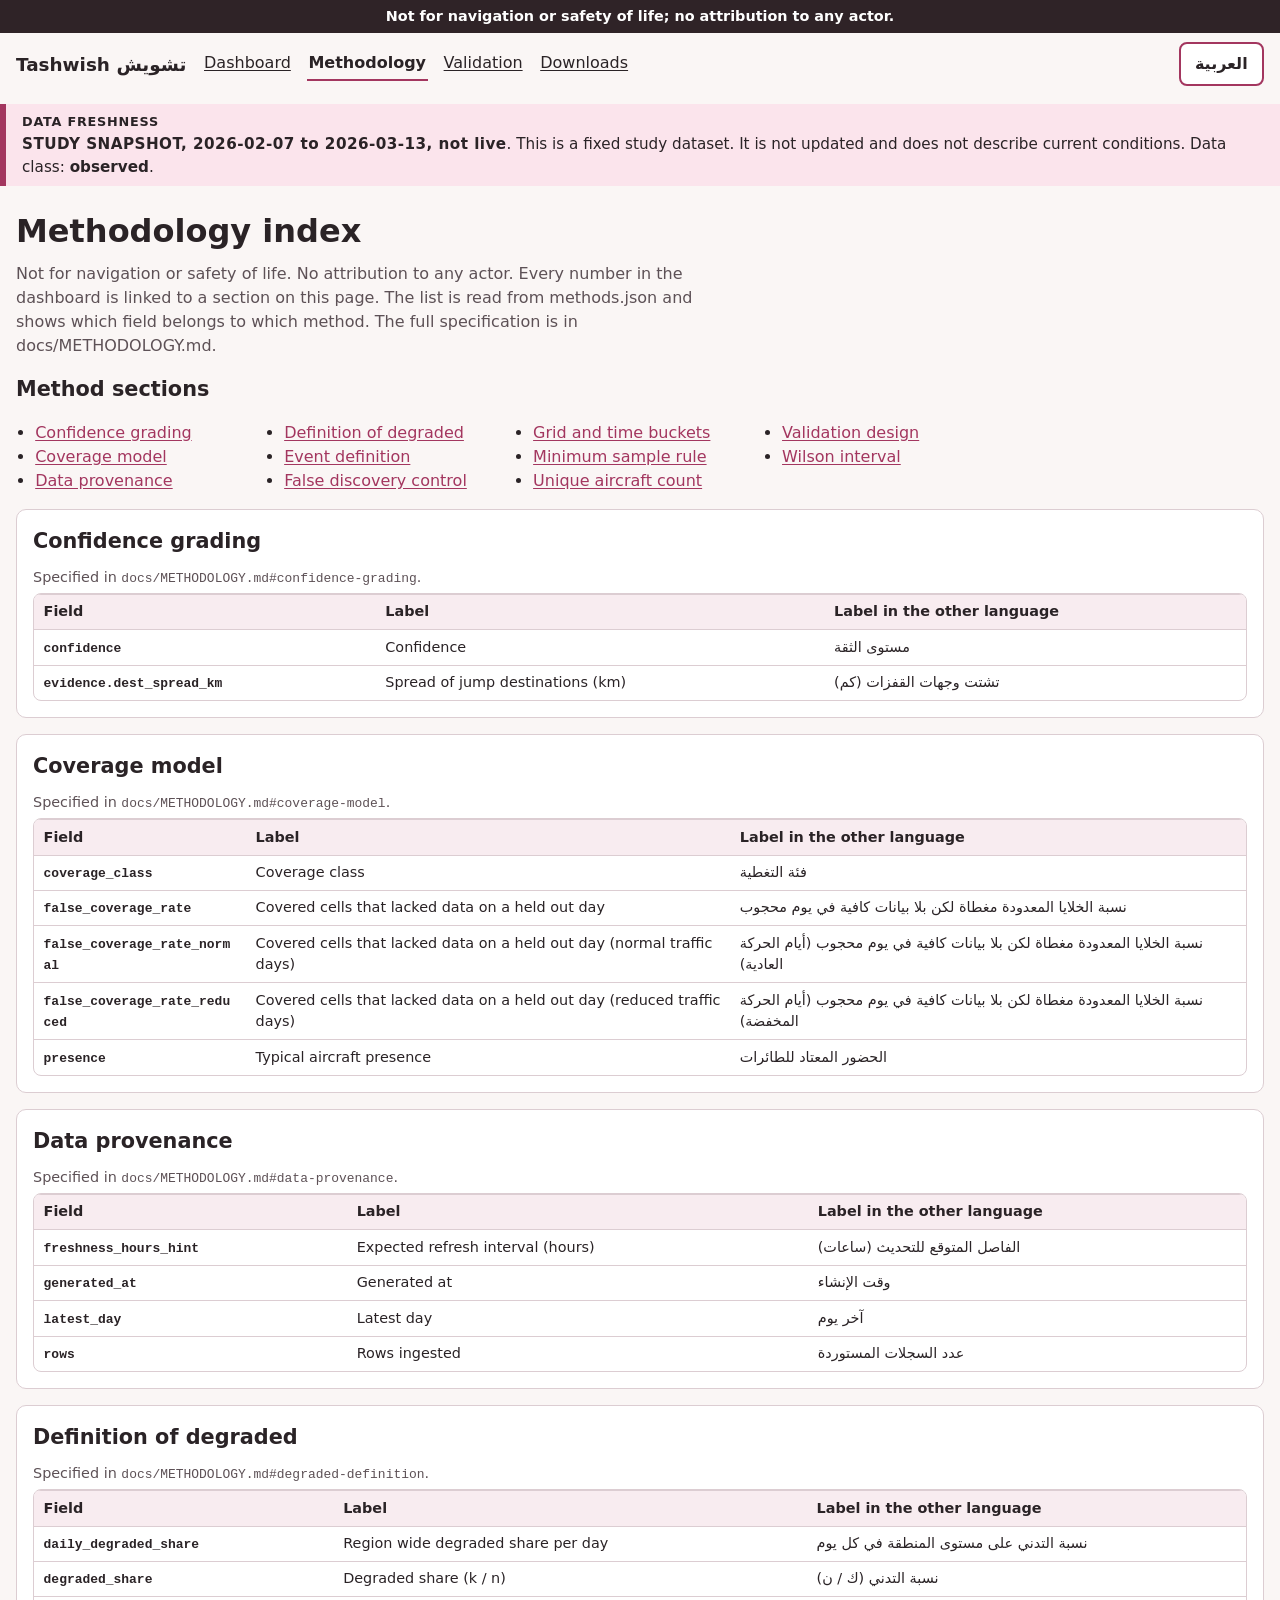
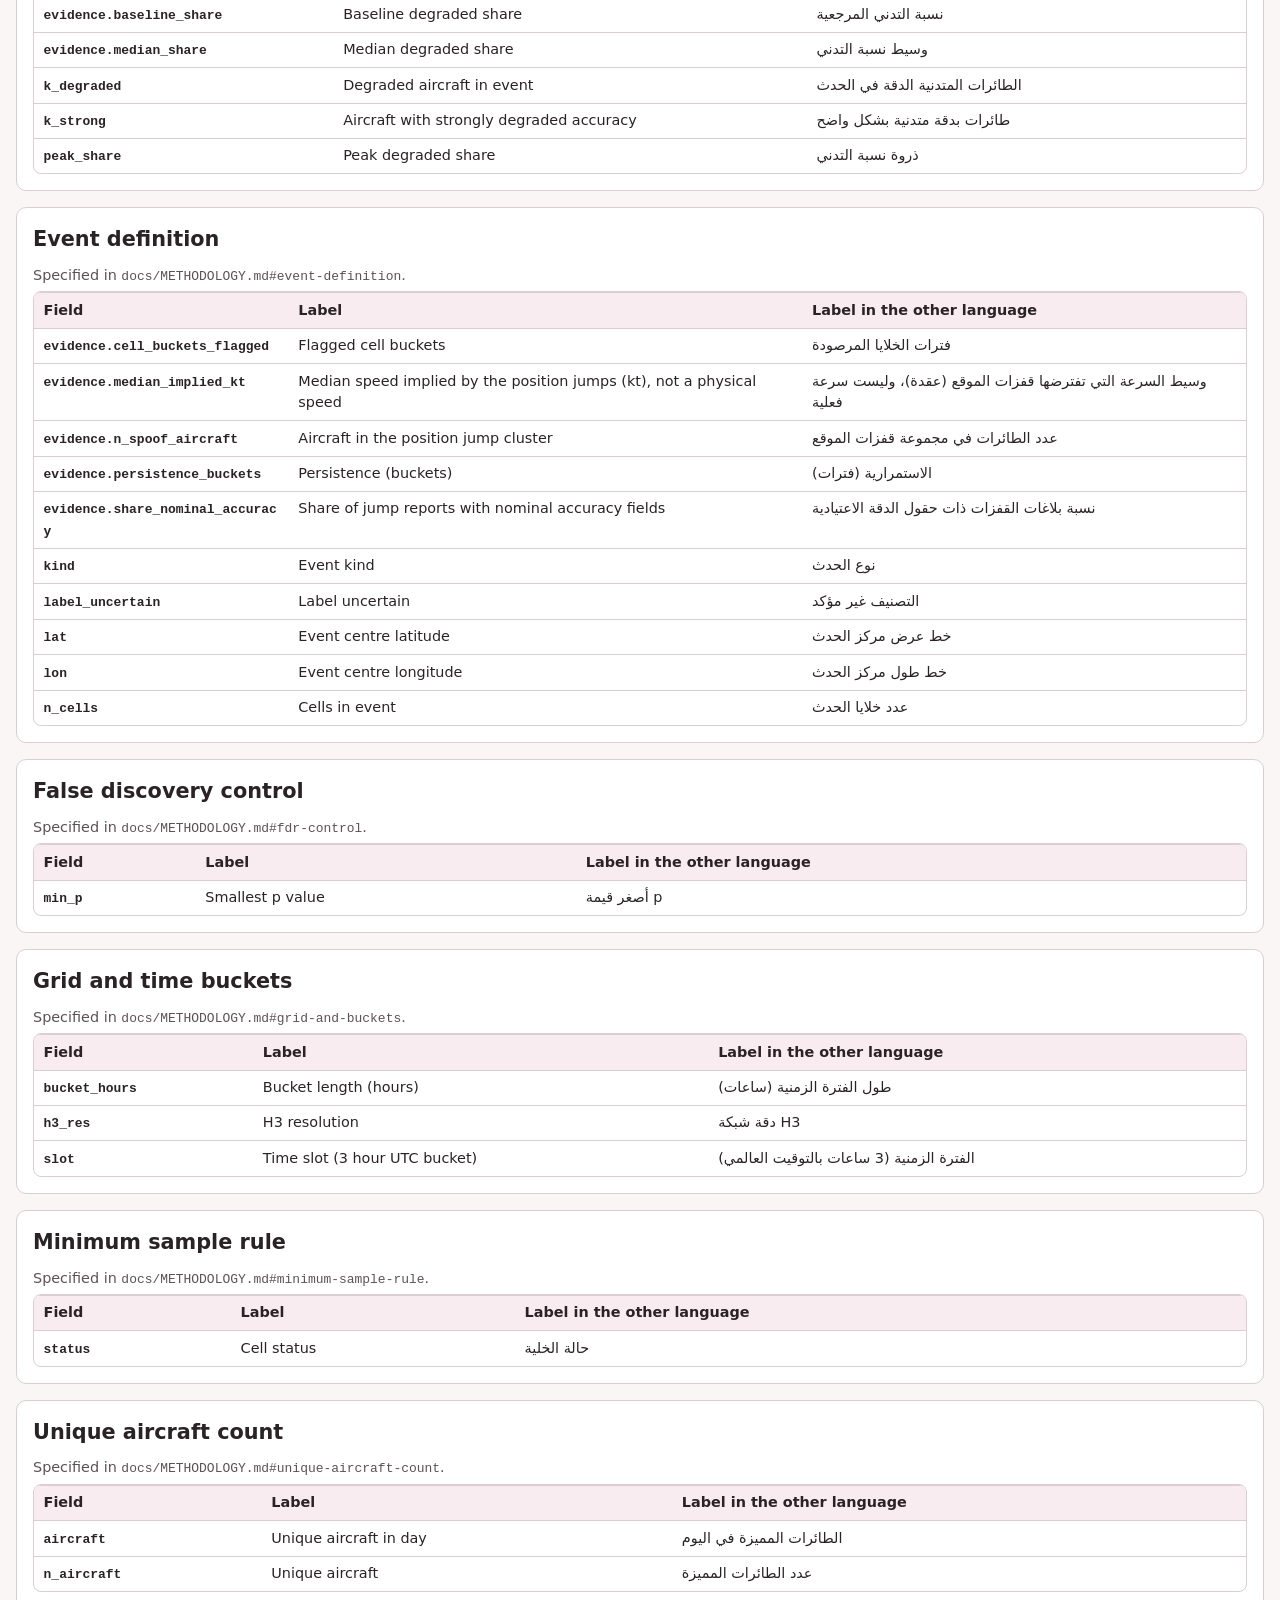
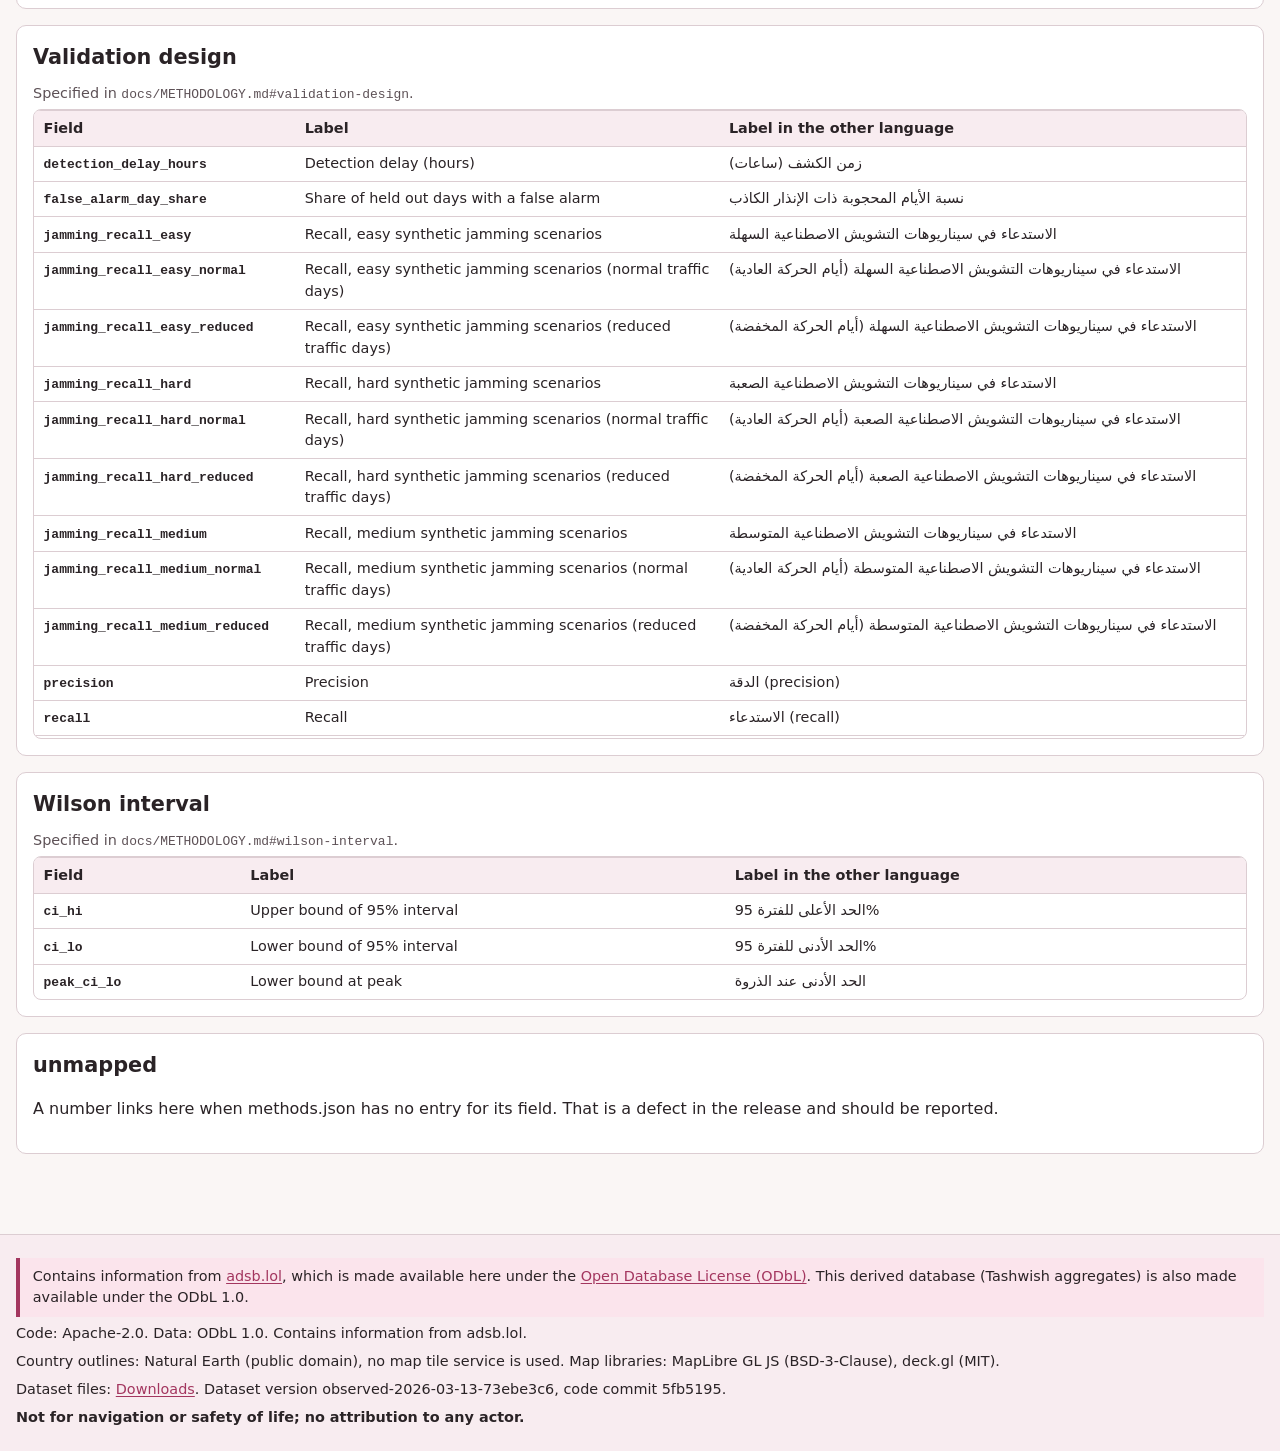
<file: web/methods.html>
<!doctype html>
<html lang="en" dir="ltr">
<head>
<meta charset="utf-8">
<meta name="viewport" content="width=device-width, initial-scale=1">
<meta name="color-scheme" content="light dark">
<title>Methodology | Tashwish</title>
<link rel="icon" href="data:,">
<link rel="stylesheet" href="css/style.css">
</head>
<body data-title-key="nav.methods" data-page="methods">
<div id="chrome-top"></div>
<main id="main" tabindex="-1">
  <h1 data-i18n="methods.title"></h1>
  <p class="lede" data-i18n="methods.lede"></p>
  <div id="methods-body"></div>
</main>
<footer id="chrome-footer" class="site-footer"></footer>
<noscript><p class="fatal">This page needs JavaScript. Not for navigation or safety of life; no attribution to any actor.</p></noscript>
<script type="module" src="js/methods.js"></script>
</body>
</html>
</file>
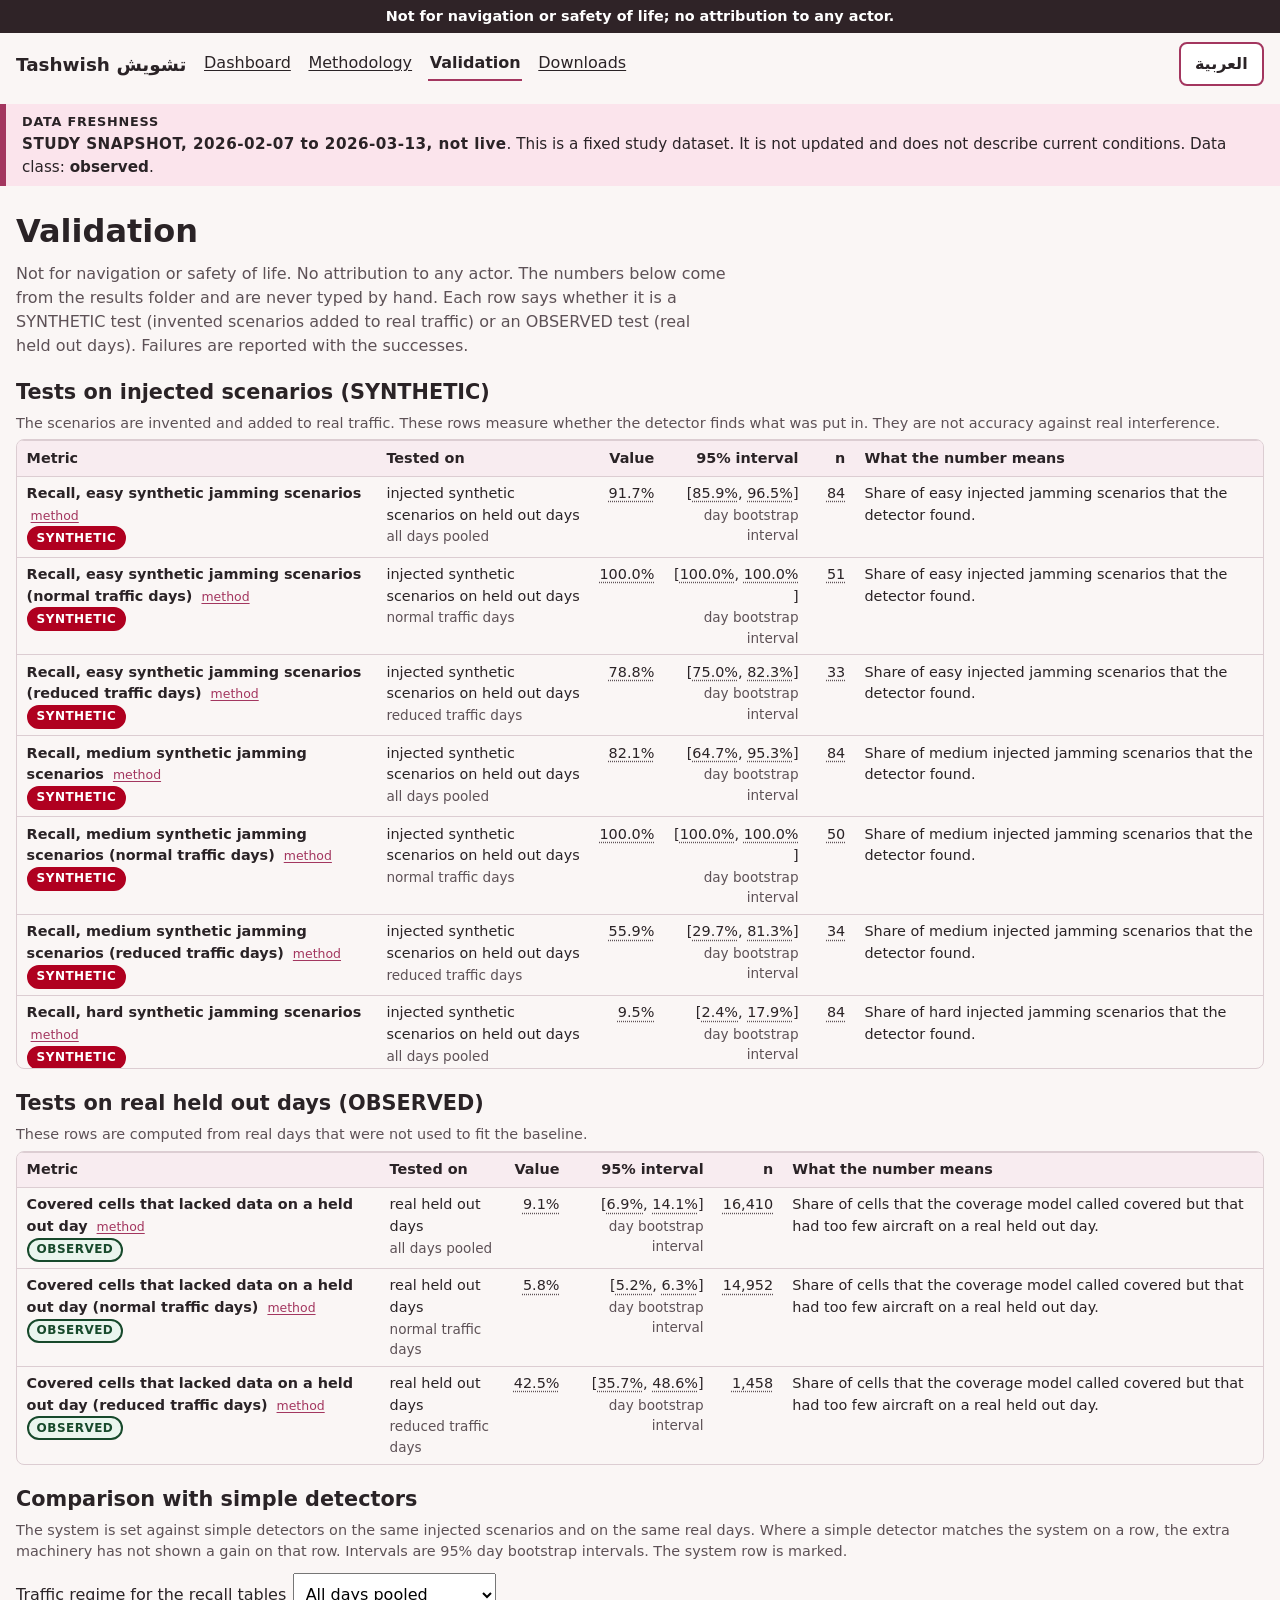
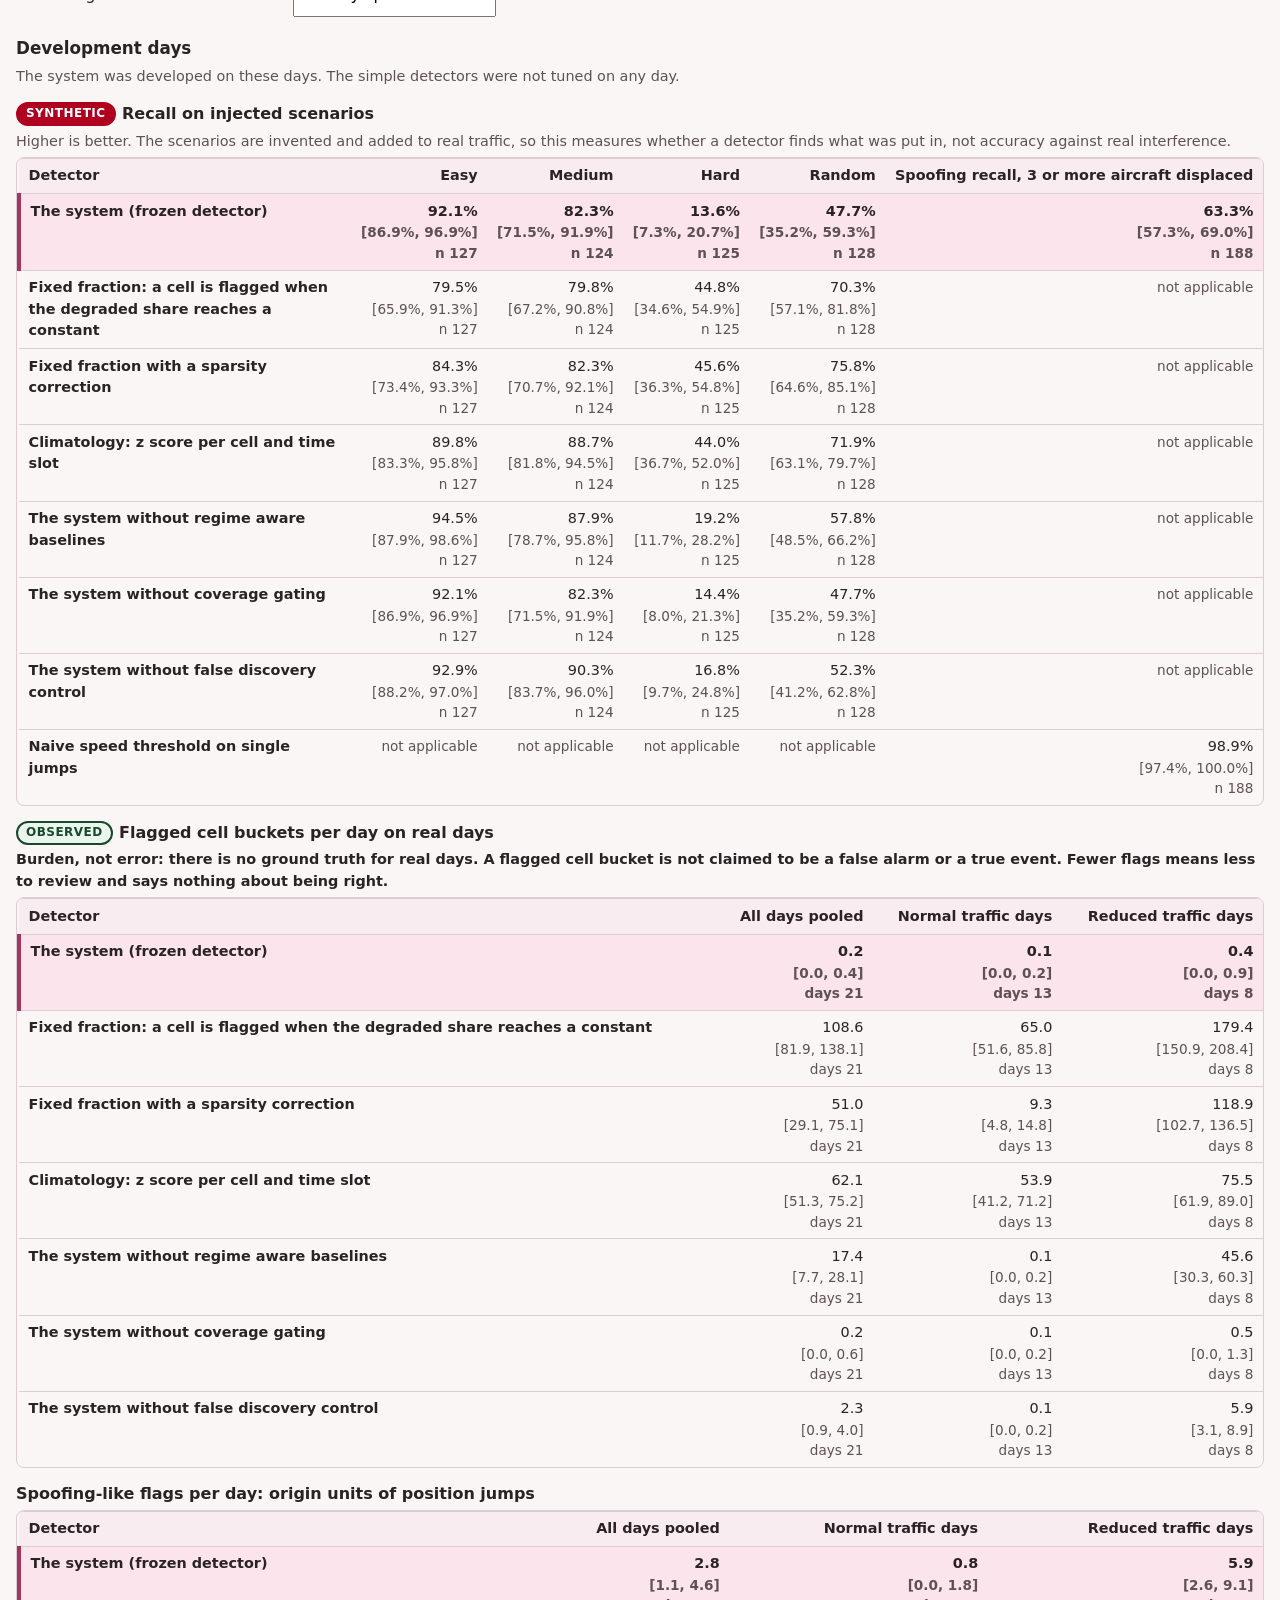
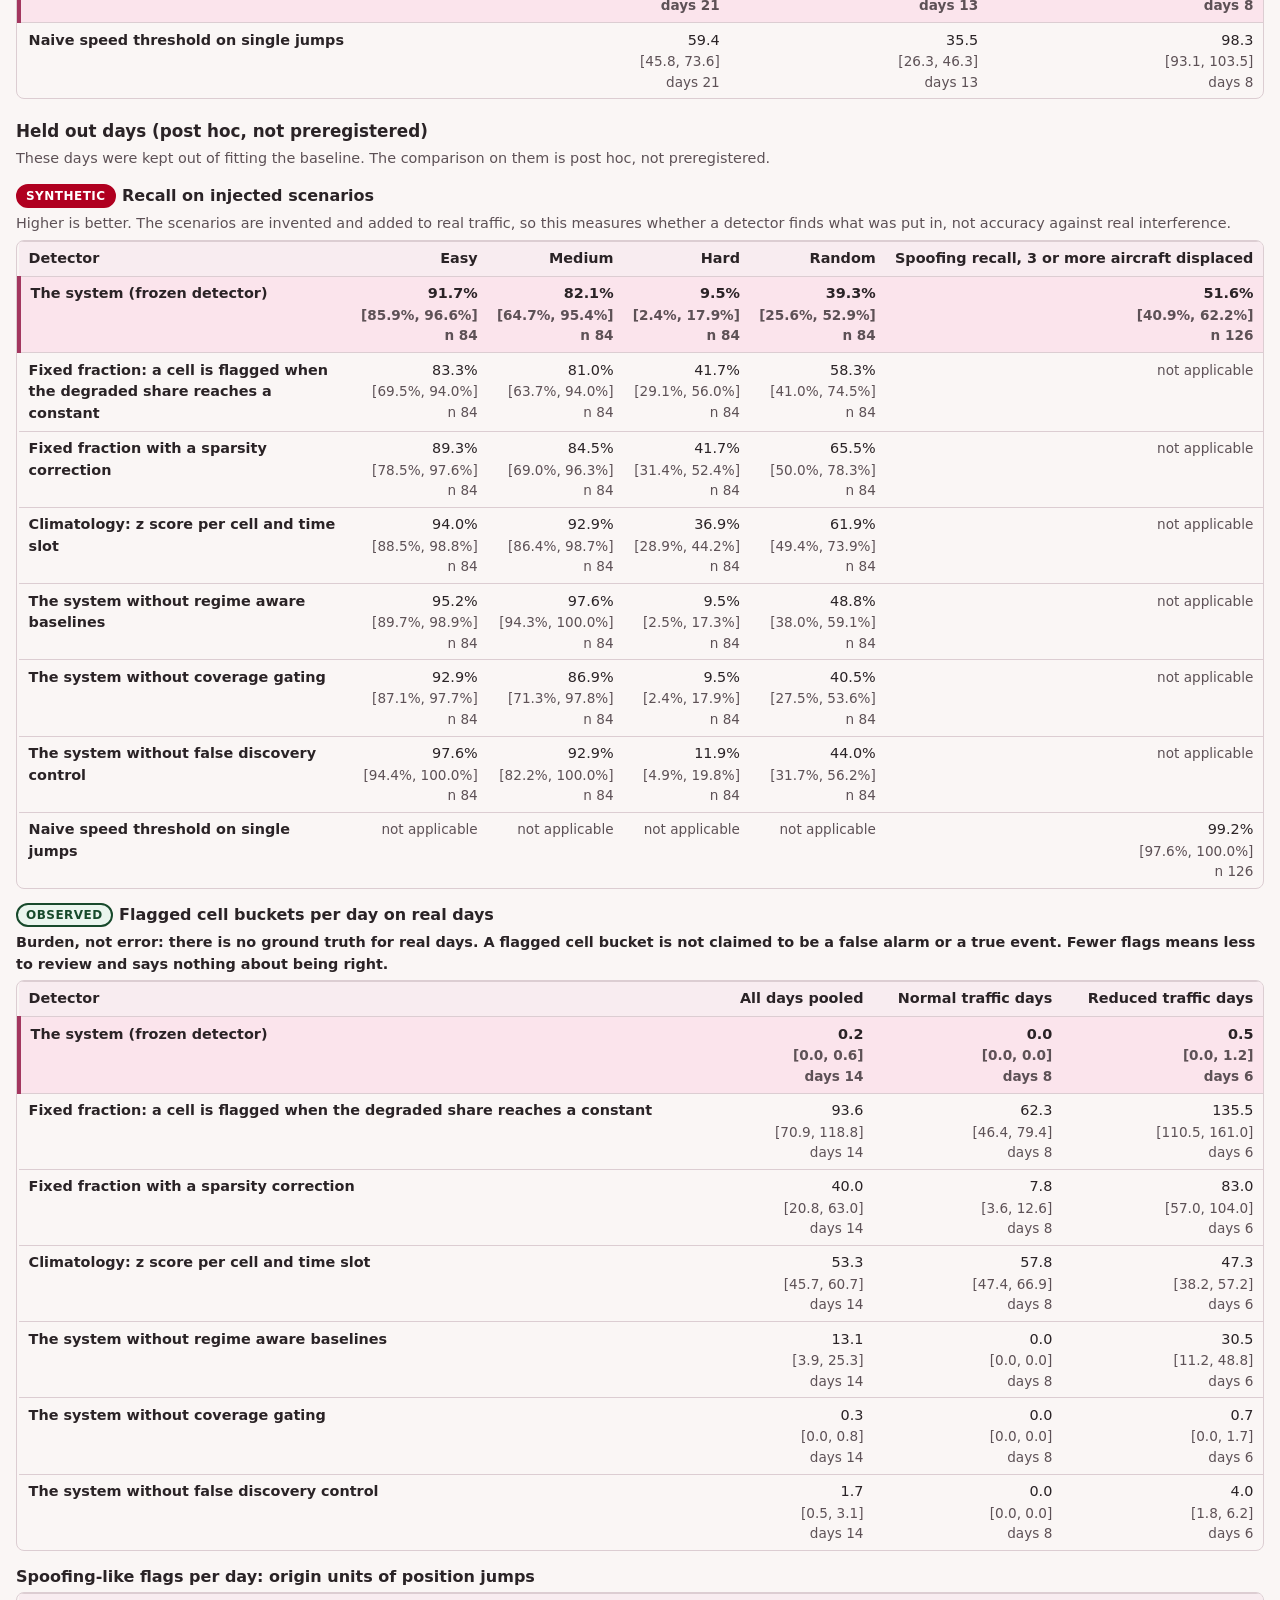
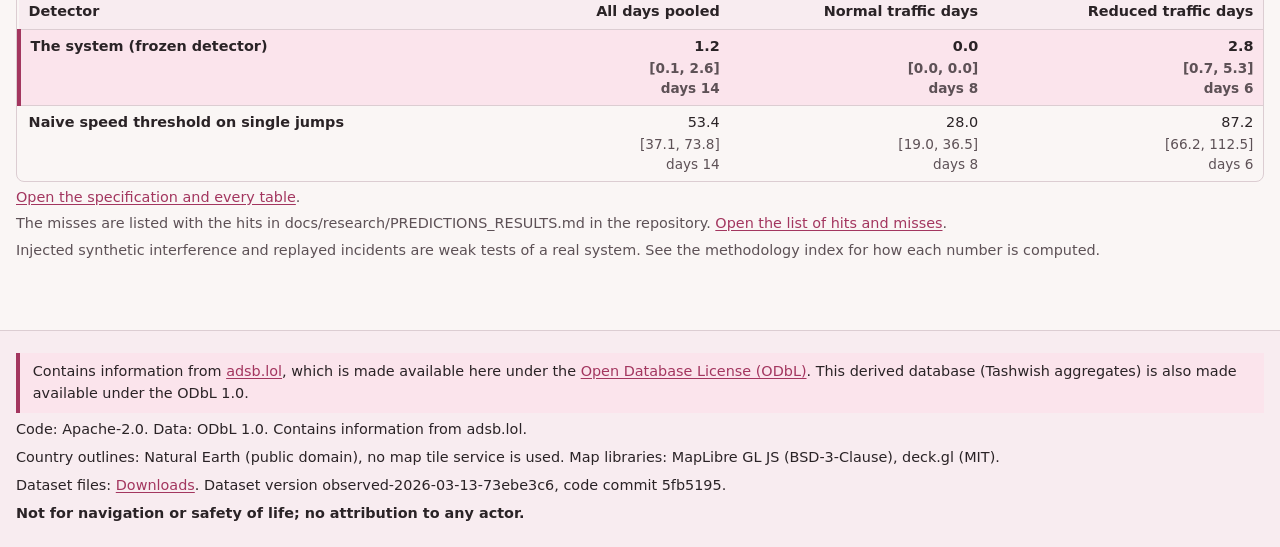
<file: web/validation.html>
<!doctype html>
<html lang="en" dir="ltr">
<head>
<meta charset="utf-8">
<meta name="viewport" content="width=device-width, initial-scale=1">
<meta name="color-scheme" content="light dark">
<title>Validation | Tashwish</title>
<link rel="icon" href="data:,">
<link rel="stylesheet" href="css/style.css">
</head>
<body data-title-key="nav.validation" data-page="validation">
<div id="chrome-top"></div>
<main id="main" tabindex="-1">
  <h1 data-i18n="validation.title"></h1>
  <p class="lede" data-i18n="validation.lede"></p>
  <div id="validation-body"></div>
</main>
<footer id="chrome-footer" class="site-footer"></footer>
<noscript><p class="fatal">This page needs JavaScript. Not for navigation or safety of life; no attribution to any actor.</p></noscript>
<script type="module" src="js/validation.js"></script>
</body>
</html>
</file>
<file: web/css/style.css>
:root {
  --bg: #faf6f5;
  --surface: #ffffff;
  --surface-2: #f8ecf0;
  --text: #2a2326;
  --muted: #5d5156;
  --line: #dccdd2;
  --accent: #a3365f;
  --accent-ink: #ffffff;
  --sakura: #fbe4ec;
  --focus: #5b1e45;
  --syn: #b00020;
  --syn-ink: #ffffff;
  --warn-bg: #fff1d6;
  --warn-ink: #5a3a00;
  --red-bg: #fde0e0;
  --red-ink: #6e0a14;
  --ok-bg: #eaf5ee;
  --ok-ink: #17492b;
  --safety-bg: #2f2327;
  --safety-ink: #ffffff;
  --map-h: 62vh;
}
@media (prefers-color-scheme: dark) {
  :root {
    --bg: #15121a;
    --surface: #1e1a24;
    --surface-2: #2a2330;
    --text: #f2eaee;
    --muted: #c3b6bd;
    --line: #3d3443;
    --accent: #f2a6c3;
    --accent-ink: #2a1020;
    --sakura: #3b2431;
    --focus: #ffd2ec;
    --syn: #d6203c;
    --warn-bg: #3d2d08;
    --warn-ink: #ffe3a6;
    --red-bg: #4a1218;
    --red-ink: #ffd0d4;
    --ok-bg: #16301f;
    --ok-ink: #bfe9cc;
    --safety-bg: #000000;
  }
}

*, *::before, *::after { box-sizing: border-box; }
html { scroll-padding-block-start: calc(var(--banner-h, 120px) + 12px); -webkit-text-size-adjust: 100%; }
body {
  margin: 0; background: var(--bg); color: var(--text);
  font: 16px/1.5 system-ui, -apple-system, "Segoe UI", "Noto Sans", "Noto Naskh Arabic", Tahoma, Arial, sans-serif;
}
html[lang="ar"] body { line-height: 1.75; }
a { color: var(--accent); text-underline-offset: 2px; }
code { font-family: ui-monospace, Consolas, monospace; font-size: .9em; overflow-wrap: anywhere; }
h1 { font-size: clamp(1.4rem, 5vw, 2rem); margin-block: .8rem .4rem; }
h2 { font-size: 1.3rem; margin-block: 0 .6rem; }
h3 { font-size: 1.05rem; margin-block: .6rem .4rem; }
.lede { max-inline-size: 70ch; color: var(--muted); margin-block-start: 0; }
.help { color: var(--muted); font-size: .9rem; margin-block: .3rem; }
.help.strong { color: var(--text); font-weight: 600; }
.nowrap { white-space: nowrap; }
.sr-only { position: absolute; inline-size: 1px; block-size: 1px; margin: -1px; padding: 0; overflow: hidden; clip: rect(0 0 0 0); border: 0; white-space: nowrap; }

:focus-visible { outline: 3px solid var(--focus); outline-offset: 2px; border-radius: 3px; }
.skip { position: absolute; inset-inline-start: .5rem; inset-block-start: -4rem; background: var(--accent); color: var(--accent-ink); padding: .5rem .8rem; z-index: 100; border-radius: 4px; }
.skip:focus { inset-block-start: .5rem; }

/* banners */
.sticky-banners { position: sticky; inset-block-start: 0; z-index: 50; }
.synthetic-banner {
  background: var(--syn); color: var(--syn-ink); text-align: center; padding: .35rem .75rem;
  display: flex; flex-direction: column; align-items: center; border-block-end: 3px solid #fff;
}
.syn-big { font-size: clamp(1.5rem, 7vw, 2.9rem); letter-spacing: .04em; line-height: 1.1; font-weight: 800; }
.syn-small { font-size: clamp(.8rem, 2.6vw, 1rem); font-weight: 600; }
.safety-banner { background: var(--safety-bg); color: var(--safety-ink); padding: .35rem .75rem; font-size: .9rem; font-weight: 600; text-align: center; }

.site-header .bar { display: flex; flex-wrap: wrap; gap: .6rem 1rem; align-items: center; padding: .6rem 1rem; max-inline-size: 1280px; margin-inline: auto; }
.brand { font-weight: 800; font-size: 1.15rem; color: var(--text); text-decoration: none; }
.nav { display: flex; flex-wrap: wrap; gap: .25rem .9rem; flex: 1 1 auto; }
.nav a { padding: .25rem .1rem; color: var(--text); }
.nav a[aria-current="page"] { font-weight: 700; border-block-end: 2px solid var(--accent); text-decoration: none; }

main { max-inline-size: 1280px; margin-inline: auto; padding: .5rem 1rem 2rem; }
main:focus { outline: none; }
.panel { background: var(--surface); border: 1px solid var(--line); border-radius: 10px; padding: 1rem; margin-block: 1rem; }
.card { background: var(--surface-2); border: 1px solid var(--line); border-radius: 8px; padding: .7rem .9rem; margin-block: .6rem; }
.two { display: grid; grid-template-columns: repeat(auto-fit, minmax(min(100%, 320px), 1fr)); gap: .8rem; }

/* freshness */
.freshness { max-inline-size: 1280px; margin: .5rem auto 0; padding: .5rem 1rem; border-inline-start: 6px solid var(--accent); background: var(--ok-bg); color: var(--ok-ink); }
.freshness[data-level="amber"] { background: var(--warn-bg); color: var(--warn-ink); border-inline-start-color: #c77d00; }
.freshness[data-level="red"] { background: var(--red-bg); color: var(--red-ink); border-inline-start-color: #b00020; }
.freshness[data-level="snapshot"] { background: var(--sakura); color: var(--text); border-inline-start-color: var(--accent); }
.freshness[data-level="snapshot"] strong:first-of-type { letter-spacing: .03em; }
.fresh-h { font-size: .8rem; text-transform: uppercase; letter-spacing: .06em; margin: 0; }
.fresh-line { margin: .1rem 0 0; font-size: .95rem; }
.freshness a { color: inherit; }

/* buttons, forms */
.btn { font: inherit; font-weight: 600; color: var(--text); background: var(--surface); border: 2px solid var(--accent); border-radius: 8px; padding: .45rem .9rem; min-block-size: 44px; cursor: pointer; }
.btn:hover { background: var(--sakura); }
.btn.primary { background: var(--accent); color: var(--accent-ink); }
.btn.primary:hover { filter: brightness(.95); }
.btn.icon { min-inline-size: 44px; font-size: 1.4rem; line-height: 1; padding-inline: .6rem; }
.btn:disabled { opacity: .55; cursor: progress; }
.linkbtn { font: inherit; color: var(--accent); background: none; border: 0; padding: .2rem 0; text-decoration: underline; cursor: pointer; text-align: start; }
.linkbtn[aria-pressed="true"] { font-weight: 800; }
.toolbar { display: flex; flex-wrap: wrap; gap: .6rem 1.2rem; align-items: center; justify-content: space-between; }
fieldset.layers { border: 1px solid var(--line); border-radius: 8px; padding: .3rem .8rem .5rem; display: flex; flex-wrap: wrap; gap: .3rem 1.2rem; margin: 0; }
fieldset.layers legend { font-weight: 600; font-size: .9rem; padding-inline: .3rem; }
fieldset.layers label { display: inline-flex; gap: .4rem; align-items: center; min-block-size: 32px; }
input[type="checkbox"] { inline-size: 1.15rem; block-size: 1.15rem; accent-color: var(--accent); }

/* map */
.map-wrap { position: relative; margin-block: .5rem; border: 1px solid var(--line); border-radius: 8px; overflow: hidden; }
#map { inline-size: 100%; block-size: clamp(320px, var(--map-h), 640px); background: var(--surface-2); }
.watermark { position: absolute; inset: 0; display: grid; place-items: center; pointer-events: none; z-index: 5; font-weight: 900; font-size: clamp(2rem, 11vw, 6rem); color: rgba(176, 0, 32, .22); transform: rotate(-18deg); letter-spacing: .06em; text-align: center; line-height: 1; }
.watermark[hidden] { display: none; }
.map-msg { position: absolute; inset-inline: 0; inset-block-end: 0; margin: 0; padding: .3rem .6rem; background: var(--surface); color: var(--text); font-size: .85rem; z-index: 6; }
.map-msg:empty { display: none; }
.maplibregl-ctrl-attrib { font-size: 12px; }
.maplibregl-ctrl-attrib, .maplibregl-ctrl-attrib a { color: #2a2326 !important; }

/* time */
.time-row { display: flex; gap: .5rem; align-items: center; direction: ltr; }
.time-row input[type="range"] { flex: 1 1 auto; min-inline-size: 0; block-size: 44px; accent-color: var(--accent); direction: ltr; }
.slider-ends { display: flex; justify-content: space-between; font-size: .8rem; color: var(--muted); padding-inline: 0; }
.readout { margin: .4rem 0; }

/* numbers */
.num { unicode-bidi: isolate; direction: ltr; display: inline-block; cursor: help; text-decoration: underline dotted var(--muted); text-underline-offset: 3px; font-variant-numeric: tabular-nums; }
.mlink { font-size: .78rem; font-weight: 400; margin-inline-start: .25rem; }
.na { color: var(--muted); font-style: italic; }

/* legend swatches */
.legend-h { font-weight: 700; margin-block: .5rem .2rem; font-size: .9rem; }
.legend-list { list-style: none; margin: 0; padding: 0; display: grid; gap: .3rem; }
.legend-list.share { grid-template-columns: repeat(auto-fill, minmax(8.5rem, 1fr)); }
.legend-list li { display: flex; gap: .5rem; align-items: flex-start; font-size: .9rem; }
.sw { flex: 0 0 22px; inline-size: 22px; block-size: 22px; border: 1.5px solid var(--text); border-radius: 3px; margin-block-start: 1px; }
.sw.p-insuff, .sw.p-lost, .sw.p-nocov { display: grid; place-items: center; font-weight: 800; font-size: 14px; line-height: 1; color: #28262f; }
.sw.p-insuff { background: #c4c4cd; }
.sw.p-insuff::before { content: "/"; }
.sw.p-lost { background: #787884; color: #fff; }
.sw.p-lost::before { content: "X"; }
.sw.p-nocov { background: #eeeef2; }
.sw.p-nocov::before { content: "|"; }
.sw.blank { background: var(--bg); border-style: dashed; }
.sw.marginal { background: transparent; border: 3px solid #8c5000; }
.sw.c-covered { background: rgba(40, 140, 150, .35); }
.sw.c-marginal { background: rgba(225, 160, 30, .5); }
.sw.ev { background: transparent; border: 3px solid #6e0a46; }
@media (prefers-color-scheme: dark) {
  .sw.p-insuff, .sw.p-nocov { color: #ebecf4; }
  .sw.p-insuff { background: #545864; }
  .sw.p-lost { background: #969aa8; color: #17161c; }
  .sw.p-nocov { background: #2c2f38; }
  .sw.marginal { border-color: #ffc85a; }
  .sw.ev { border-color: #ff96c8; }
}

/* tables */
.table-wrap { overflow-x: auto; max-block-size: 70vh; border: 1px solid var(--line); border-radius: 8px; }
table.data { border-collapse: collapse; inline-size: 100%; font-size: .9rem; }
table.data caption { text-align: start; font-weight: 700; padding: .5rem .6rem; }
table.data th, table.data td { padding: .4rem .6rem; border-block-start: 1px solid var(--line); text-align: start; vertical-align: top; }
table.data thead th { position: sticky; inset-block-start: 0; background: var(--surface-2); z-index: 2; white-space: nowrap; }
table.data .n { text-align: end; }
table.data tbody th { font-weight: 600; }
table.data tr.sel { background: var(--sakura); }
.sortbtn { font: inherit; font-weight: 700; color: var(--text); background: none; border: 0; padding: .1rem .2rem; cursor: pointer; text-decoration: underline dotted; }
th[aria-sort="ascending"] .sortbtn::after { content: " \25B2"; font-size: .7em; }
th[aria-sort="descending"] .sortbtn::after { content: " \25BC"; font-size: .7em; }

dl.kv { display: grid; grid-template-columns: minmax(8rem, 40%) 1fr; gap: .25rem .8rem; margin: .4rem 0; }
dl.kv dt { font-weight: 600; }
dl.kv dd { margin: 0; overflow-wrap: anywhere; }
ul.inline { list-style: none; display: flex; flex-wrap: wrap; gap: .3rem 1rem; padding: 0; margin: .2rem 0 .6rem; }
.ev-id { font-size: 1.1rem; margin: .2rem 0; }
.evidence h5 { margin-block: .6rem .2rem; font-size: .95rem; }
.dl-list { padding-inline-start: 1.2rem; }
.dl-list li { margin-block: .25rem; overflow-wrap: anywhere; }
.placeholder { color: var(--muted); font-family: ui-monospace, Consolas, monospace; font-size: .9em; border: 1px dashed var(--muted); padding: 0 .3rem; border-radius: 3px; }
.notice { background: var(--sakura); border-inline-start: 4px solid var(--accent); padding: .5rem .8rem; margin-block: .8rem; }
details > summary { cursor: pointer; font-weight: 600; padding: .5rem 0; min-block-size: 44px; display: flex; align-items: center; }

.method-sec:target { outline: 3px solid var(--accent); outline-offset: 2px; }
.toc ul { columns: 14rem; padding-inline-start: 1.2rem; }
.empty { color: var(--muted); }
.fatal { background: var(--red-bg); color: var(--red-ink); padding: 1rem; border-radius: 8px; }

.site-footer { background: var(--surface-2); border-block-start: 1px solid var(--line); padding: 1rem; margin-block-start: 2rem; font-size: .9rem; }
.footer-inner { max-inline-size: 1280px; margin-inline: auto; }
.footer-inner p { margin-block: .4rem; }
.safety-foot { font-weight: 700; }

@media (max-width: 520px) {
  main { padding-inline: .75rem; }
  .panel { padding: .75rem; }
  dl.kv { grid-template-columns: 1fr; }
  dl.kv dt { margin-block-start: .4rem; }
  .safety-banner { font-size: .8rem; }
  .btn { padding-inline: .6rem; }
}
@media (prefers-reduced-motion: reduce) {
  *, *::before, *::after { animation: none !important; transition: none !important; scroll-behavior: auto !important; }
}

/* chips: text always carries the meaning, colour only supports it */
.chip { display: inline-block; font-size: .75rem; font-weight: 800; letter-spacing: .04em; padding: .1rem .5rem; border-radius: 999px; border: 2px solid currentColor; white-space: normal; line-height: 1.4; }
.chip.syn { background: var(--syn); color: var(--syn-ink); border-color: var(--syn); }
.chip.obs { background: var(--ok-bg); color: var(--ok-ink); }
.chip.warn { background: var(--warn-bg); color: var(--warn-ink); }
.chip.plain { background: transparent; color: var(--muted); font-weight: 600; }
.cell-sub { display: block; color: var(--muted); font-size: .85rem; }
.group-h { margin-block: 1.2rem .3rem; }

/* regime panel: inline SVG bar charts */
.charts { display: grid; grid-template-columns: repeat(auto-fit, minmax(min(100%, 340px), 1fr)); gap: .8rem; margin-block: .6rem; }
.chart { margin: 0; }
.chart figcaption { font-weight: 600; font-size: .9rem; margin-block-end: .2rem; }
.chart svg { inline-size: 100%; block-size: auto; display: block; direction: ltr; background: var(--surface-2); border: 1px solid var(--line); border-radius: 8px; }
.chart .bar { fill: var(--accent); }
.chart .bar.after { fill: var(--focus); }
.chart .axis { stroke: var(--line); stroke-width: 1; }
.chart .tick { fill: var(--muted); font-size: 10px; font-family: inherit; }
.chart .mark { stroke: var(--text); stroke-width: 1.5; stroke-dasharray: 4 3; }
#events-table table.data tbody th { min-inline-size: 13rem; }
#events-table .linkbtn { text-align: start; line-height: 1.35; }

/* comparison with simple detectors */
.bl h3 { margin-block: 1.2rem .2rem; }
.bl h4 { font-size: 1rem; margin-block: .9rem .2rem; display: flex; flex-wrap: wrap; align-items: center; gap: .4rem; }
.bl-ctl { display: flex; flex-wrap: wrap; align-items: center; gap: .4rem; margin-block: .6rem; }
.bl-ctl select { font: inherit; min-block-size: 44px; padding-inline: .5rem; }
.bl-num { unicode-bidi: isolate; direction: ltr; display: inline-block; font-variant-numeric: tabular-nums; }
.bl-table tbody th { min-inline-size: 12rem; }
.bl-table tr.sys > th, .bl-table tr.sys > td { background: var(--sakura); font-weight: 700; }
.bl-table tr.sys > th { border-inline-start: 4px solid var(--accent); }
.bl .table-wrap { max-block-size: none; }
.bl-table td .cell-sub { white-space: nowrap; }
</file>
